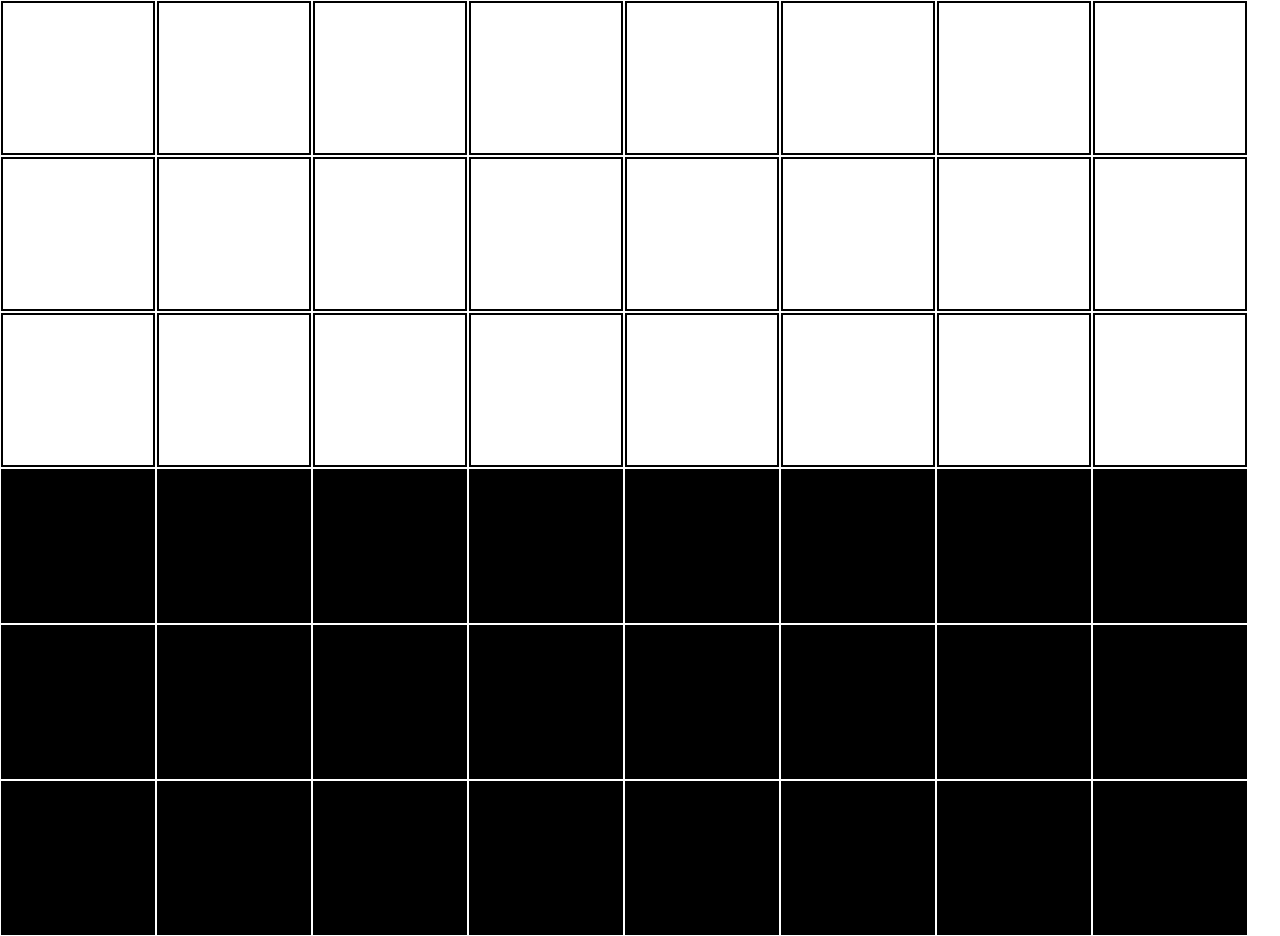
<file: game/index.html>
<!DOCTYPE html>
<html lang="en">

<head>
    <meta charset="UTF-8">
    <meta name="viewport" content="width=device-width, initial-scale=1.0">
    <title>Karty proti lidskosti</title>
    <link rel="stylesheet" href="./style.css">
</head>

<body>
    <section class="word">
        <div class="card">
            <div class="face">Hořící člověk.</div>
            <div class="back"></div>
        </div>
        <div class="card">
            <div class="face">Rasismus.</div>
            <div class="back"></div>
        </div>
        <div class="card">
            <div class="face">Stařecký pach.</div>
            <div class="back"></div>
        </div>
        <div class="card">
            <div class="face">Ženy z reklam na jogurty.</div>
            <div class="back"></div>
        </div>
        <div class="card">
            <div class="face">Třídně předpojaté podtóny.</div>
            <div class="back"></div>
        </div>
        <div class="card">
            <div class="face">Totální nezájem o Třetí svět.</div>
            <div class="back"></div>
        </div>
        <div class="card">
            <div class="face">Sexting.</div>
            <div class="back"></div>
        </div>
        <div class="card">
            <div class="face">Větrný mlýn napěchovaný mrtvolami.</div>
            <div class="back"></div>
        </div>
        <div class="card">
            <div class="face">Přehnaně velké lízátko.</div>
            <div class="back"></div>
        </div>
        <div class="card">
            <div class="face">Děti v Africe.</div>
            <div class="back"></div>
        </div>
        <div class="card">
            <div class="face">Nesouměrná plastika prsou.</div>
            <div class="back"></div>
        </div>
        <div class="card">
            <div class="face">Přejídání a vyvrhování.</div>
            <div class="back"></div>
        </div>
        <div class="card">
            <div class="face">Tvrdě pracující Cikán.</div>
            <div class="back"></div>
        </div>
        <div class="card">
            <div class="face">Maličký koník.</div>
            <div class="back"></div>
        </div>
        <div class="card">
            <div class="face">Šušně.</div>
            <div class="back"></div>
        </div>
        <div class="card">
            <div class="face">Barack Obama.</div>
            <div class="back"></div>
        </div>
        <div class="card">
            <div class="face">Sladké mámení.</div>
            <div class="back"></div>
        </div>
        <div class="card">
            <div class="face">Scientologie.</div>
            <div class="back"></div>
        </div>
        <div class="card">
            <div class="face">Dávivé křeče.</div>
            <div class="back"></div>
        </div>
        <div class="card">
            <div class="face">Bratrstvo kočičí pracky.</div>
            <div class="back"></div>
        </div>
        <div class="card">
            <div class="face">Darth Vader.</div>
            <div class="back"></div>
        </div>
        <div class="card">
            <div class="face">Fíkový koláč.</div>
            <div class="back"></div>
        </div>
        <div class="card">
            <div class="face">Rada od moudrého černého starce.</div>
            <div class="back"></div>
        </div>
        <div class="card">
            <div class="face">Postarší Japonec.</div>
            <div class="back"></div>
        </div>
    </section>
    <section class="task">
        <div class="card black">
            <div class="face">Erekce trvající přes několik hodin.</div>
            <div class="back"></div>
        </div>
        <div class="card black">
            <div class="face">Jak jsem přišla o panenství?</div>
            <div class="back"></div>
        </div>
        <div class="card black">
            <div class="face">Proč v noci nemůžu spát?</div>
            <div class="back"></div>
        </div>
        <div class="card black">
            <div class="face">Co to tak smrdí?</div>
            <div class="back"></div>
        </div>
        <div class="card black">
            <div class="face">Mám 99 problémů, ale ___ mezi nima není.</div>
            <div class="back"></div>
        </div>
        <div class="card black">
            <div class="face">Jakou hračku dají do cereálií příště?</div>
            <div class="back"></div>
        </div>
        <div class="card black">
            <div class="face">Paci, paci, pacičky, máma koupí botičky. A tatínek ___, za myší ocásek.</div>
            <div class="back"></div>
        </div>
        <div class="card black">
            <div class="face">Je smutné, kolik dětí se dnes zaplétá do ___.</div>
            <div class="back"></div>
        </div>
        <div class="card black">
            <div class="face">Alternativní medicína nově objevuje léčivý potenciál ___.</div>
            <div class="back"></div>
        </div>
        <div class="card black">
            <div class="face">Co je to za zvuk?</div>
            <div class="back"></div>
        </div>
        <div class="card black">
            <div class="face">Kvůli čemu skončil můj poslední vztah?</div>
            <div class="back"></div>
        </div>
        <div class="card black">
            <div class="face">V nové reality show na MTV vystupuje osm zašlých celebrit, které žijí s ___.</div>
            <div class="back"></div>
        </div>
        <div class="card black">
            <div class="face">Piju, abych zapomněl na ___.</div>
            <div class="back"></div>
        </div>
        <div class="card black">
            <div class="face">Promiňte, pane profesore, ale ten úkol jsem nemohl dokončit kvůli ___.</div>
            <div class="back"></div>
        </div>
        <div class="card black">
            <div class="face">Jaká je Batmanova tajná neřest?</div>
            <div class="back"></div>
        </div>
        <div class="card black">
            <div class="face">Omlouváme se cestujícím za zpoždění vlaku. Vlak je opožděn z důvodu ___ na trati.</div>
            <div class="back"></div>
        </div>
        <div class="card black">
            <div class="face">Co je dívčiným nejlepším přítelem?</div>
            <div class="back"></div>
        </div>
        <div class="card black">
            <div class="face">Podle pravidel TSA je nyní v letadle zakázáno ___.</div>
            <div class="back"></div>
        </div>
        <div class="card black">
            <div class="face">V novém filmu od Disney Channel se Hannah Montana poprvé potýká s ___.</div>
            <div class="back"></div>
        </div>
        <div class="card black">
            <div class="face">Blaničtí rytíři vyjedou, až na nás zaútočí ___.</div>
            <div class="back"></div>
        </div>
        <div class="card black">
            <div class="face">Milá Abinko, dělá mi potíže ___ a byla bych Ti vděčná za radu.</div>
            <div class="back"></div>
        </div>
        <div class="card black">
            <div class="face">Místo brambor letos Ježíšek zlobivým dětem nadělí ___.</div>
            <div class="back"></div>
        </div>
        <div class="card black">
            <div class="face">Co je nejvíc emo?</div>
            <div class="back"></div>
        </div>
        <div class="card black">
            <div class="face">Žádné romantické večeři u svíček nesmí chybět ___.</div>
            <div class="back"></div>
        </div>
    </section>
</body>

</html>
</file>
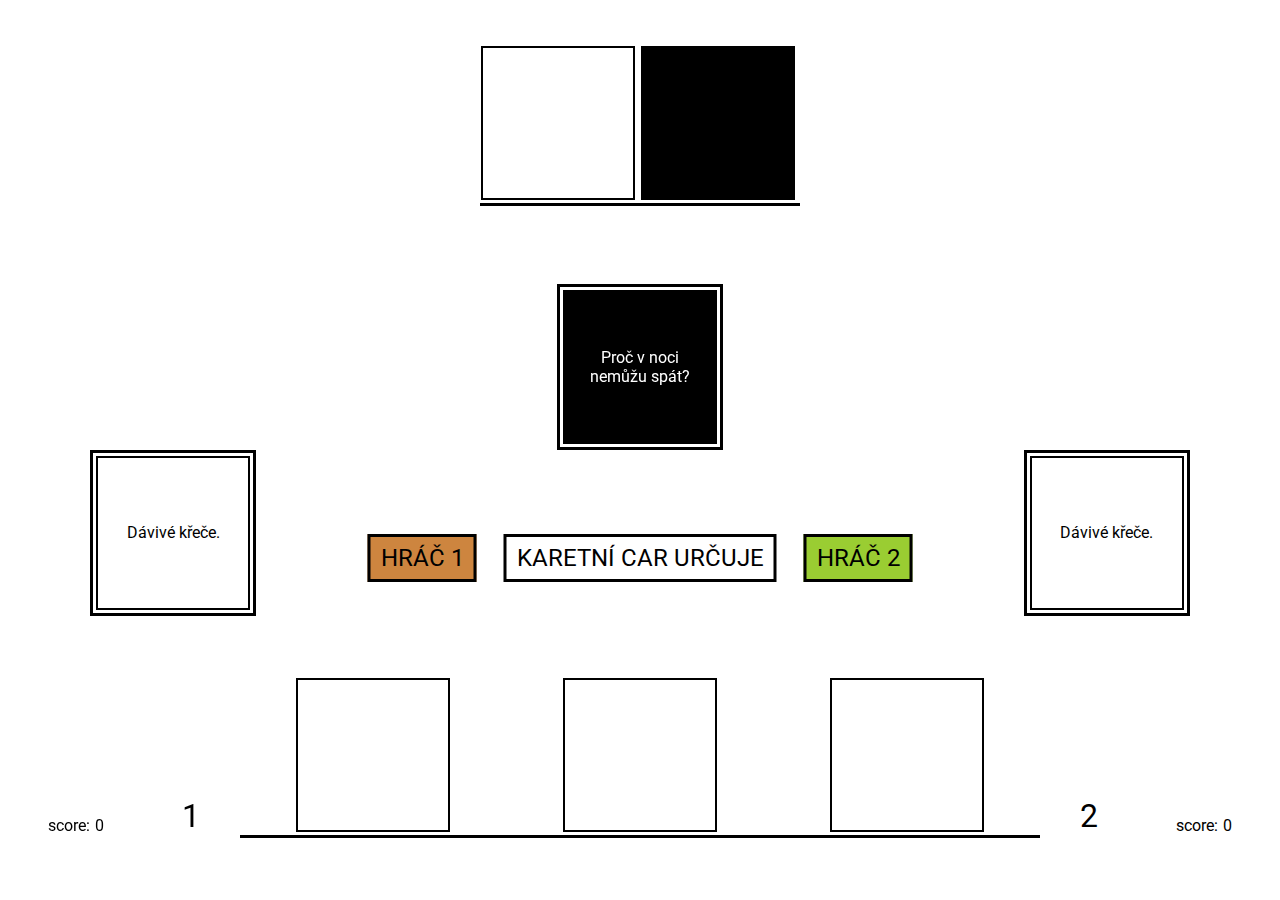
<file: game/game-card-tsar.html>
<!DOCTYPE html>
<html lang="en">

<head>
    <meta charset="UTF-8">
    <meta name="viewport" content="width=device-width, initial-scale=1.0">
    <title>Karty proti lidskosti</title>
    <link href="https://fonts.googleapis.com/css2?family=Roboto:wght@300;400;500&display=swap" rel="stylesheet">
    <link rel="stylesheet" href="./css/style.css">
    <link rel="stylesheet" href="./css/next-button.css">
    <link rel="stylesheet" href="./css/tsar-choose.css">
</head>

<body>
    <section class="game-desk">
        <div class="players-deck">
            <div class="card">
                <div class="face">Dávivé křeče.</div>
                <div class="back"></div>
            </div>
            <div class="card">
                <div class="face">Dávivé křeče.</div>
                <div class="back"></div>
            </div>
            <div class="card">
                <div class="face">Dávivé křeče.</div>
                <div class="back"></div>
            </div>
            <div class="first">1</div>
            <div class="second">2</div>
            <p class="ones">score: <span>0</span></p>
            <p class="twos">score: <span>0</span></p>
        </div>
        <div class="first-player-selected">
            <div class="card">
                <div class="face">Dávivé křeče.</div>
                <div class="back"></div>
            </div>
        </div>
        <div class="second-player-selected">
            <div class="card">
                <div class="face">Dávivé křeče.</div>
                <div class="back"></div>
            </div>
        </div>
        <div class="white-card-package">
            <div class="card">
                <div class="face">Dávivé křeče.</div>
                <div class="back"></div>
            </div>
        </div>
        <div class="black-card-package">
            <div class="card black">
                <div class="face">Proč v noci nemůžu spát?</div>
                <div class="back"></div>
            </div>
        </div>
        <div class="black-card-selected">
            <div class="card black">
                <div class="face">Proč v noci nemůžu spát?</div>
                <div class="back"></div>
            </div>
        </div>
        <a href="./game-next-round.html" class="button">KARETNÍ CAR URČUJE</a>
        <a href="./game-card-tsar.html" class="button one">HRÁČ 1</a>
        <a href="./game-card-tsar.html" class="button two">HRÁČ 2</a>
    </section>
</body>

</html>
</file>
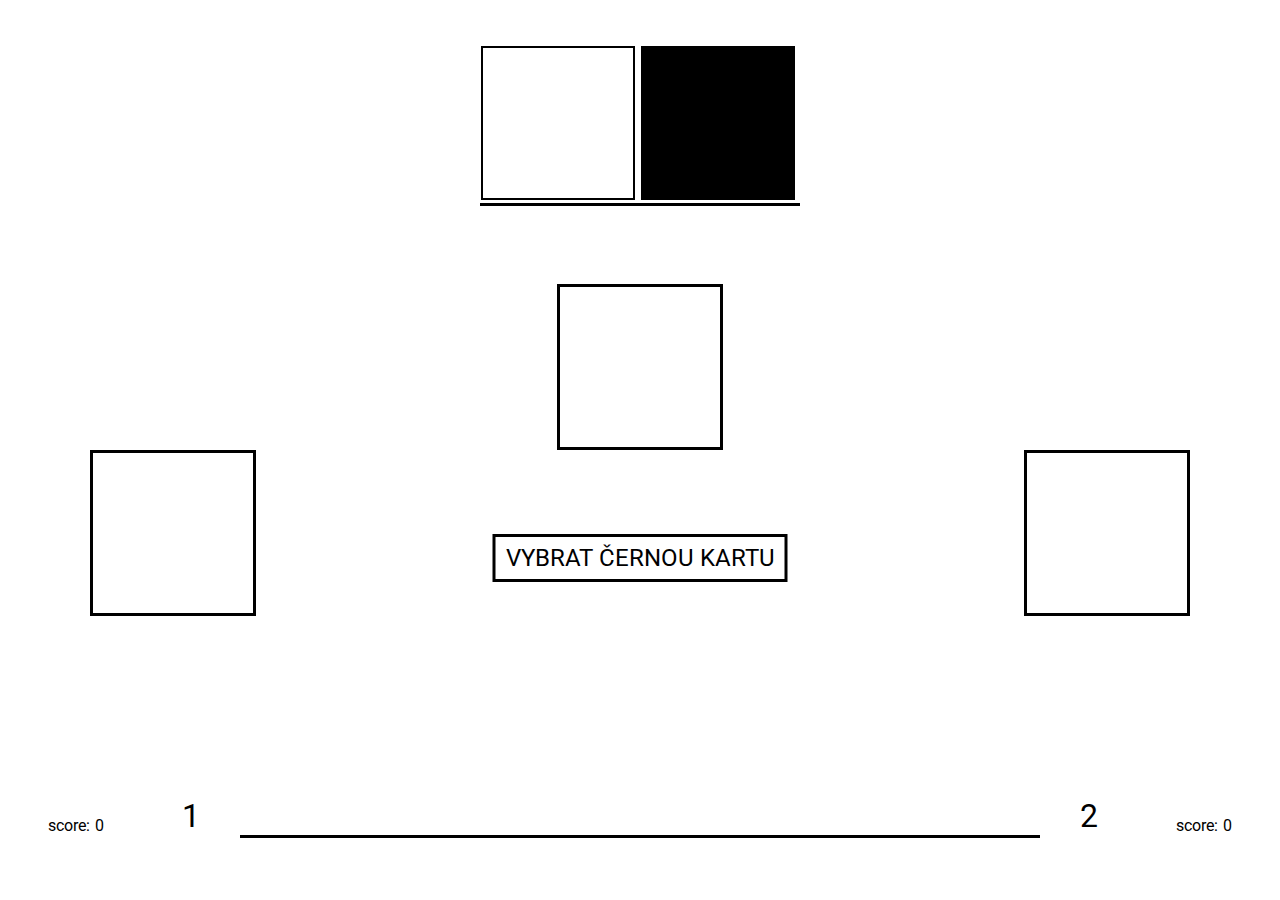
<file: game/game-choose-black.html>
<!DOCTYPE html>
<html lang="en">

<head>
    <meta charset="UTF-8">
    <meta name="viewport" content="width=device-width, initial-scale=1.0">
    <title>Karty proti lidskosti</title>
    <link href="https://fonts.googleapis.com/css2?family=Roboto:wght@300;400;500&display=swap" rel="stylesheet">
    <link rel="stylesheet" href="./css/style.css">
    <link rel="stylesheet" href="./css/next-button.css">
</head>

<body>
    <section class="game-desk">
        <div class="players-deck">
            <div class="first">1</div>
            <div class="second">2</div>
            <p class="ones">score: <span>0</span></p>
            <p class="twos">score: <span>0</span></p>
        </div>
        <div class="first-player-selected">
        </div>
        <div class="second-player-selected">
        </div>
        <div class="white-card-package">
            <div class="card">
                <div class="face">Dávivé křeče.</div>
                <div class="back"></div>
            </div>
        </div>
        <div class="black-card-package">
            <div class="card black">
                <div class="face">Proč v noci nemůžu spát?</div>
                <div class="back"></div>
            </div>
        </div>
        <div class="black-card-selected">
        </div>
        <a href="./game-choose-whites.html" class="button">VYBRAT ČERNOU KARTU</a>
    </section>
</body>

</html>
</file>
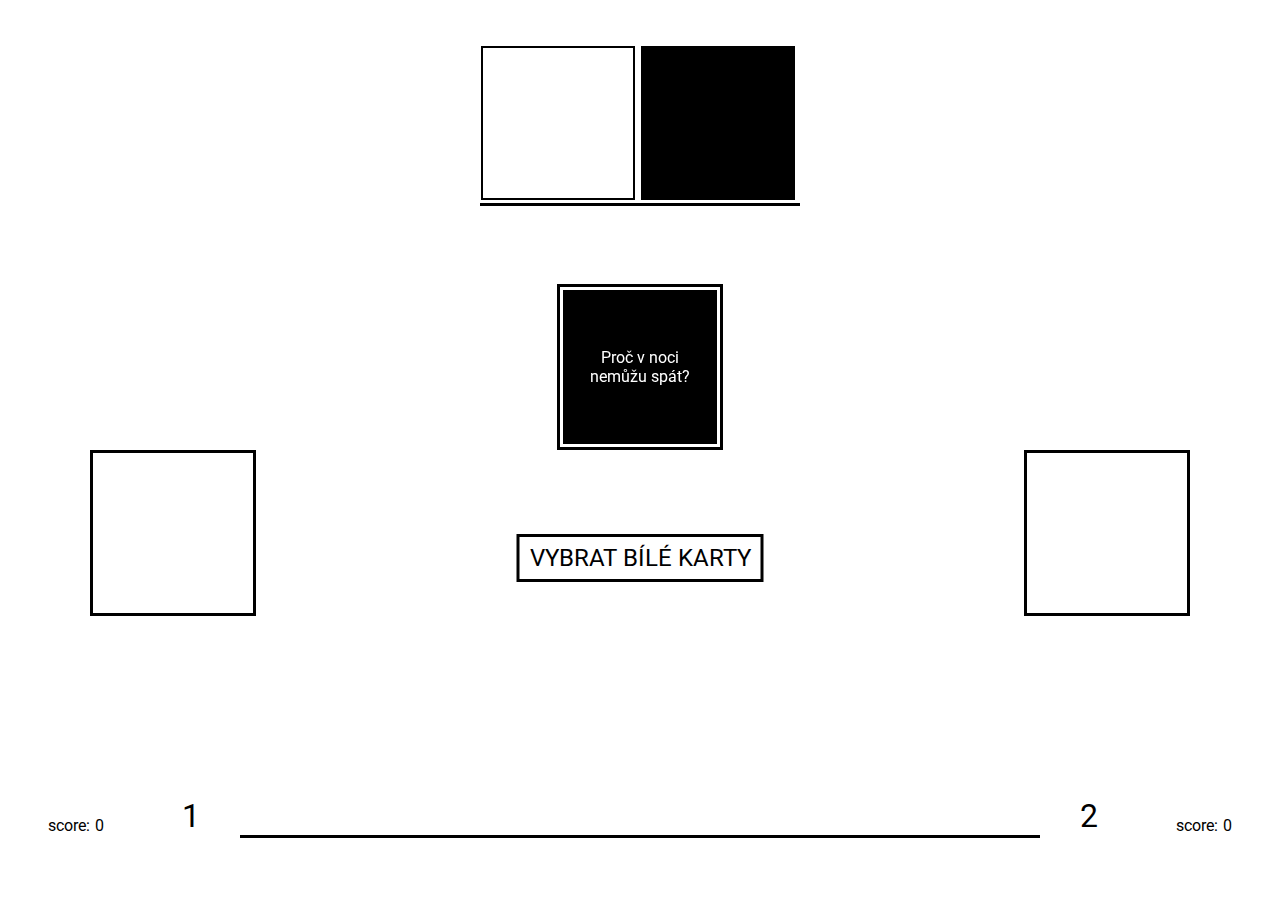
<file: game/game-choose-whites.html>
<!DOCTYPE html>
<html lang="en">

<head>
    <meta charset="UTF-8">
    <meta name="viewport" content="width=device-width, initial-scale=1.0">
    <title>Karty proti lidskosti</title>
    <link href="https://fonts.googleapis.com/css2?family=Roboto:wght@300;400;500&display=swap" rel="stylesheet">
    <link rel="stylesheet" href="./css/style.css">
    <link rel="stylesheet" href="./css/next-button.css">
</head>

<body>
    <section class="game-desk">
        <div class="players-deck">
            <div class="first">1</div>
            <div class="second">2</div>
            <p class="ones">score: <span>0</span></p>
            <p class="twos">score: <span>0</span></p>
        </div>
        <div class="first-player-selected">
        </div>
        <div class="second-player-selected">
        </div>
        <div class="white-card-package">
            <div class="card">
                <div class="face">Dávivé křeče.</div>
                <div class="back"></div>
            </div>
        </div>
        <div class="black-card-package">
            <div class="card black">
                <div class="face">Proč v noci nemůžu spát?</div>
                <div class="back"></div>
            </div>
        </div>
        <div class="black-card-selected">
            <div class="card black">
                <div class="face">Proč v noci nemůžu spát?</div>
                <div class="back"></div>
            </div>
        </div>
        <a href="./game-player-one.html" class="button">VYBRAT BÍLÉ KARTY</a>
    </section>
</body>

</html>
</file>
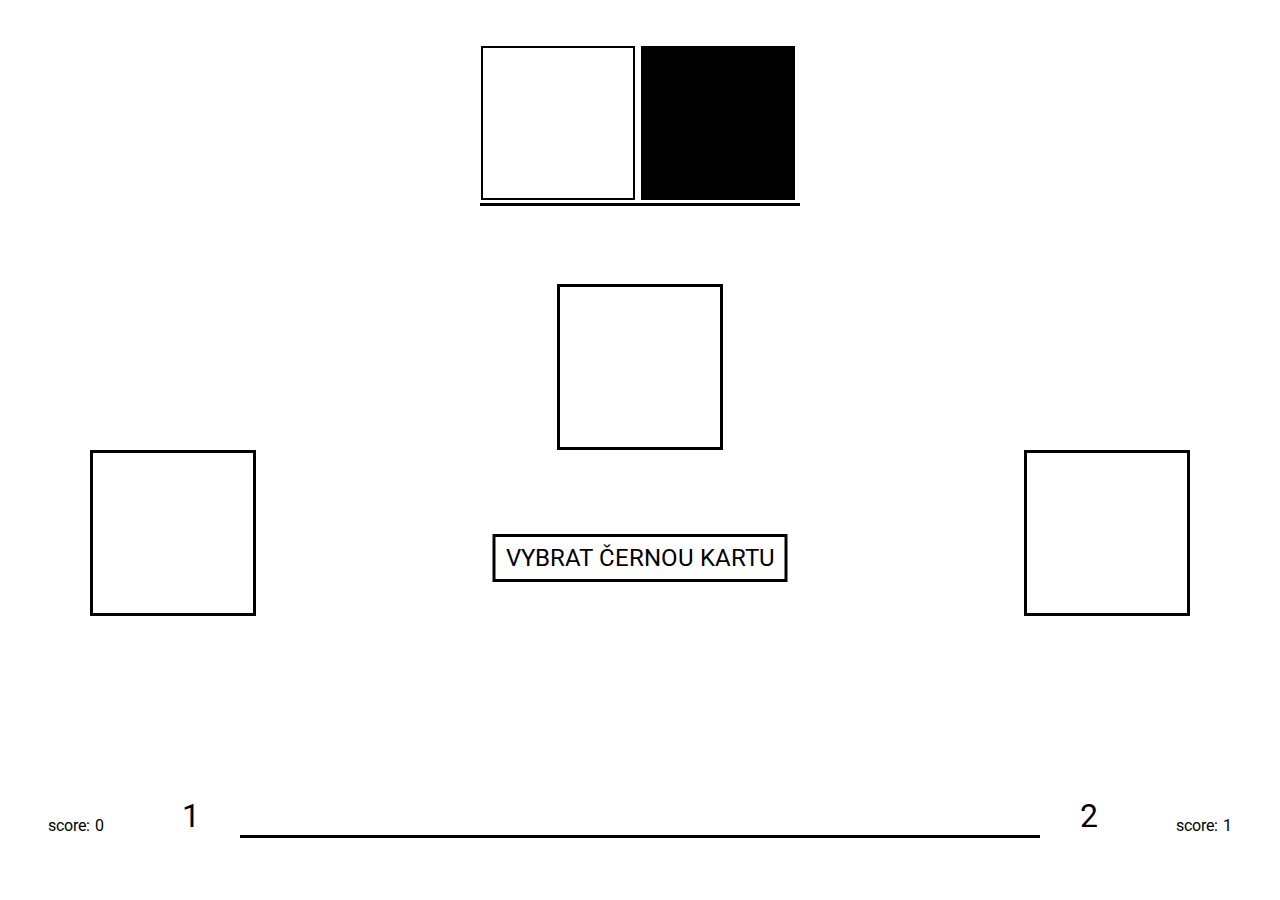
<file: game/game-next-round.html>
<!DOCTYPE html>
<html lang="en">

<head>
    <meta charset="UTF-8">
    <meta name="viewport" content="width=device-width, initial-scale=1.0">
    <title>Karty proti lidskosti</title>
    <link href="https://fonts.googleapis.com/css2?family=Roboto:wght@300;400;500&display=swap" rel="stylesheet">
    <link rel="stylesheet" href="./css/style.css">
    <link rel="stylesheet" href="./css/next-button.css">
    <link rel="stylesheet" href="./css/tsar-choose.css">
</head>

<body>
    <section class="game-desk">
        <div class="players-deck">
            <div class="first">1</div>
            <div class="second">2</div>
            <p class="ones">score: <span>0</span></p>
            <p class="twos">score: <span>1</span></p>
        </div>
        <div class="first-player-selected">
        </div>
        <div class="second-player-selected">
        </div>
        <div class="white-card-package">
            <div class="card">
                <div class="face">Dávivé křeče.</div>
                <div class="back"></div>
            </div>
        </div>
        <div class="black-card-package">
            <div class="card black">
                <div class="face">Proč v noci nemůžu spát?</div>
                <div class="back"></div>
            </div>
        </div>
        <div class="black-card-selected">
        </div>
        <a href="./game-choose-whites.html" class="button">VYBRAT ČERNOU KARTU</a>
    </section>
</body>

</html>
</file>
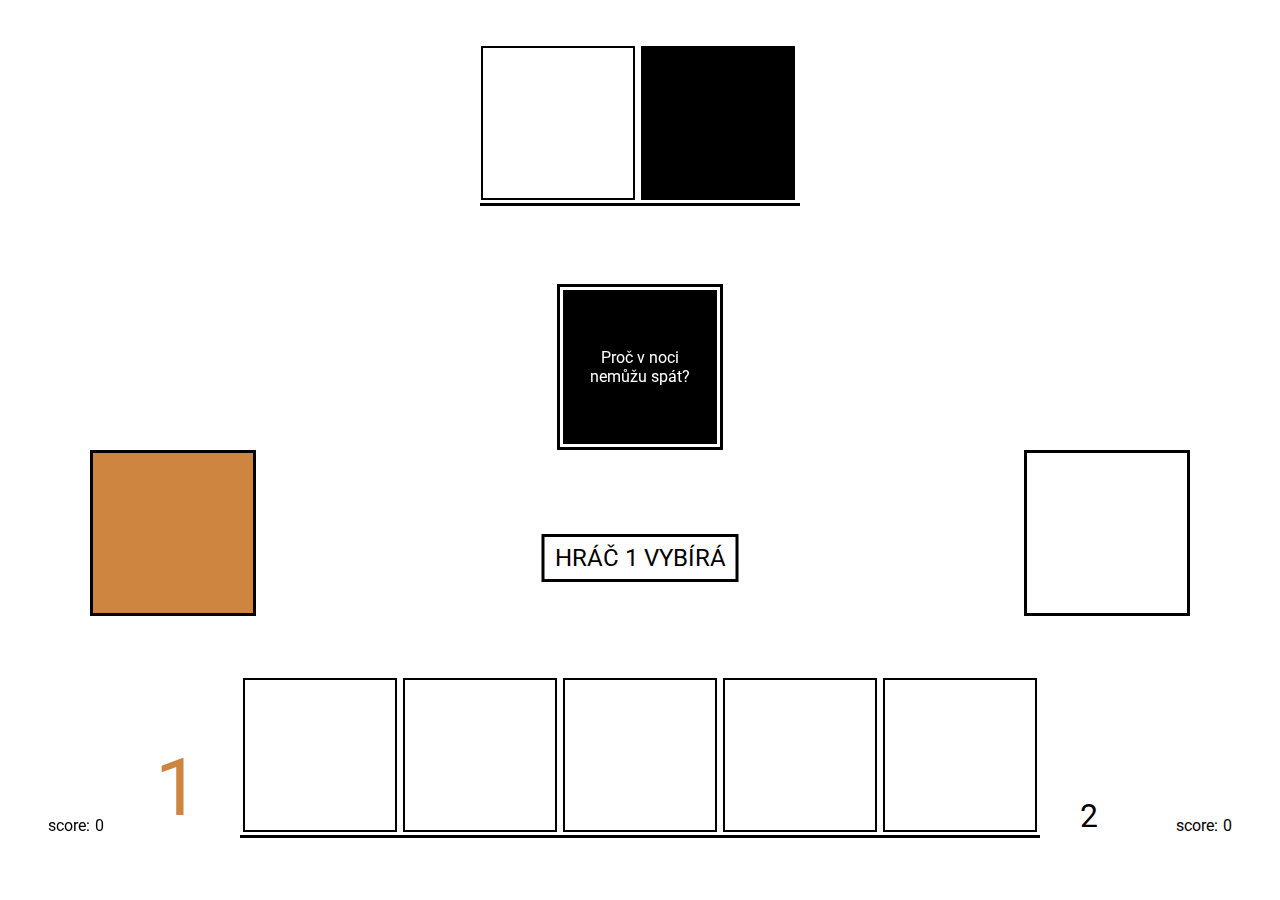
<file: game/game-player-one.html>
<!DOCTYPE html>
<html lang="en">

<head>
    <meta charset="UTF-8">
    <meta name="viewport" content="width=device-width, initial-scale=1.0">
    <title>Karty proti lidskosti</title>
    <link href="https://fonts.googleapis.com/css2?family=Roboto:wght@300;400;500&display=swap" rel="stylesheet">
    <link rel="stylesheet" href="./css/style.css">
    <link rel="stylesheet" href="./css/next-button.css">
    <link rel="stylesheet" href="./css/first.css">
</head>

<body>
    <section class="game-desk">
        <div class="players-deck">
            <div class="card">
                <div class="face">Dávivé křeče.</div>
                <div class="back"></div>
            </div>
            <div class="card">
                <div class="face">Dávivé křeče.</div>
                <div class="back"></div>
            </div>
            <div class="card">
                <div class="face">Dávivé křeče.</div>
                <div class="back"></div>
            </div>
            <div class="card">
                <div class="face">Dávivé křeče.</div>
                <div class="back"></div>
            </div>
            <div class="card">
                <div class="face">Dávivé křeče.</div>
                <div class="back"></div>
            </div>
            <div class="first">1</div>
            <div class="second">2</div>
            <p class="ones">score: <span>0</span></p>
            <p class="twos">score: <span>0</span></p>
        </div>
        <div class="first-player-selected">
        </div>
        <div class="second-player-selected">
        </div>
        <div class="white-card-package">
            <div class="card">
                <div class="face">Dávivé křeče.</div>
                <div class="back"></div>
            </div>
        </div>
        <div class="black-card-package">
            <div class="card black">
                <div class="face">Proč v noci nemůžu spát?</div>
                <div class="back"></div>
            </div>
        </div>
        <div class="black-card-selected">
            <div class="card black">
                <div class="face">Proč v noci nemůžu spát?</div>
                <div class="back"></div>
            </div>
        </div>
        <a href="./game-player-two.html" class="button">HRÁČ 1 VYBÍRÁ</a>
    </section>
</body>

</html>
</file>
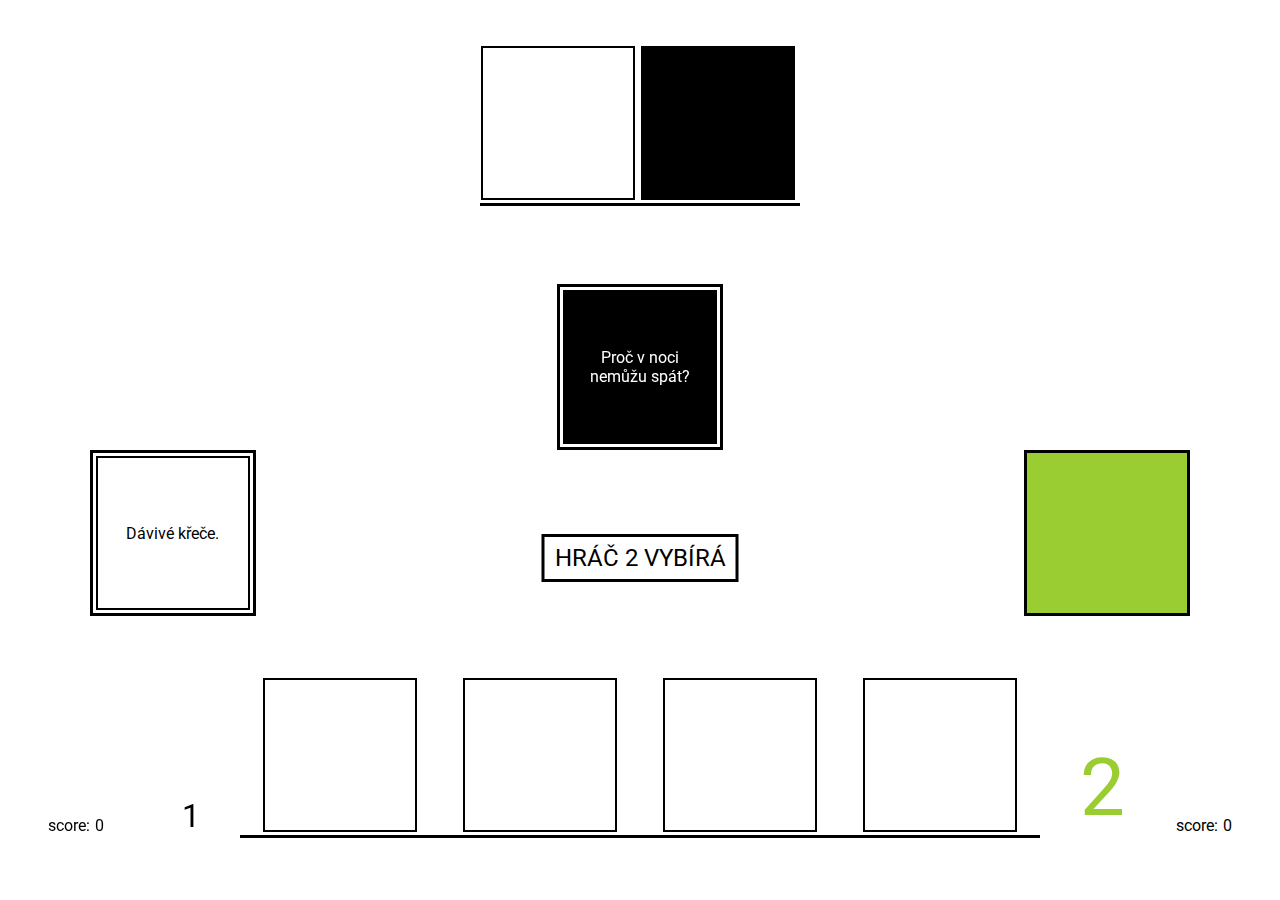
<file: game/game-player-two.html>
<!DOCTYPE html>
<html lang="en">

<head>
    <meta charset="UTF-8">
    <meta name="viewport" content="width=device-width, initial-scale=1.0">
    <title>Karty proti lidskosti</title>
    <link href="https://fonts.googleapis.com/css2?family=Roboto:wght@300;400;500&display=swap" rel="stylesheet">
    <link rel="stylesheet" href="./css/style.css">
    <link rel="stylesheet" href="./css/next-button.css">
    <link rel="stylesheet" href="./css/second.css">
</head>

<body>
    <section class="game-desk">
        <div class="players-deck">
            <div class="card">
                <div class="face">Dávivé křeče.</div>
                <div class="back"></div>
            </div>
            <div class="card">
                <div class="face">Dávivé křeče.</div>
                <div class="back"></div>
            </div>
            <div class="card">
                <div class="face">Dávivé křeče.</div>
                <div class="back"></div>
            </div>
            <div class="card">
                <div class="face">Dávivé křeče.</div>
                <div class="back"></div>
            </div>
            <div class="first">1</div>
            <div class="second">2</div>
            <p class="ones">score: <span>0</span></p>
            <p class="twos">score: <span>0</span></p>
        </div>
        <div class="first-player-selected">
            <div class="card">
                <div class="face">Dávivé křeče.</div>
                <div class="back"></div>
            </div>
        </div>
        <div class="second-player-selected">
        </div>
        <div class="white-card-package">
            <div class="card">
                <div class="face">Dávivé křeče.</div>
                <div class="back"></div>
            </div>
        </div>
        <div class="black-card-package">
            <div class="card black">
                <div class="face">Proč v noci nemůžu spát?</div>
                <div class="back"></div>
            </div>
        </div>
        <div class="black-card-selected">
            <div class="card black">
                <div class="face">Proč v noci nemůžu spát?</div>
                <div class="back"></div>
            </div>
        </div>
        <a href="./game-card-tsar.html" class="button">HRÁČ 2 VYBÍRÁ</a>
    </section>
</body>

</html>
</file>
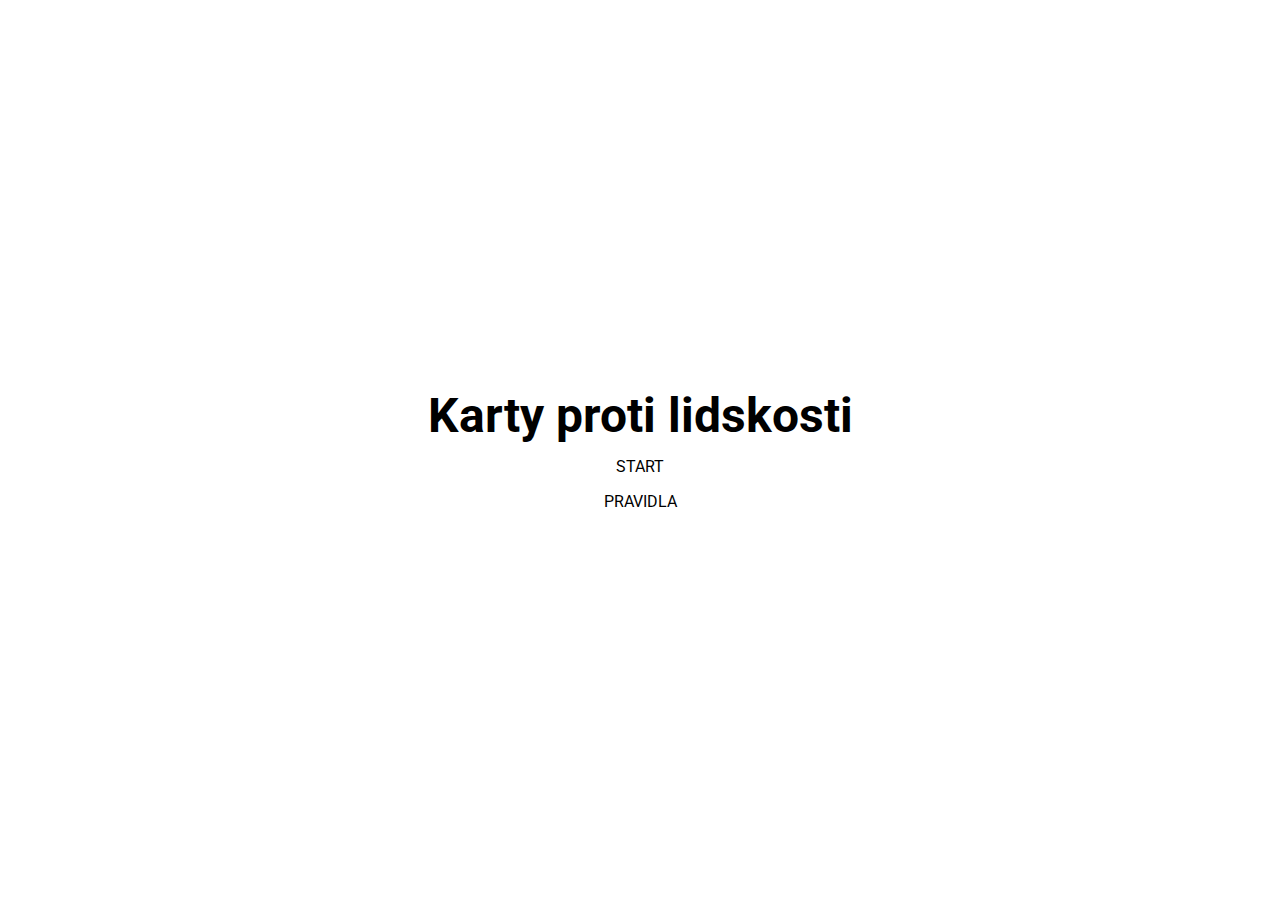
<file: game/menu.html>
<!DOCTYPE html>
<html lang="en">

<head>
    <meta charset="UTF-8">
    <meta name="viewport" content="width=device-width, initial-scale=1.0">
    <title>Karty proti lidskosti</title>
    <link href="https://fonts.googleapis.com/css2?family=Roboto:wght@300;400;500&display=swap" rel="stylesheet">
    <link rel="stylesheet" href="./css/style.css">
    <link rel="stylesheet" href="./css/menu.css">
</head>

<body>
    <section class="game-desk">
        <h1>Karty proti lidskosti</h1>
        <a href="./game-choose-black.html" class="start">
            START
        </a>
        <a href="./rules.html" class="rules">
            PRAVIDLA
        </a>
    </section>
</body>

</html>
</file>
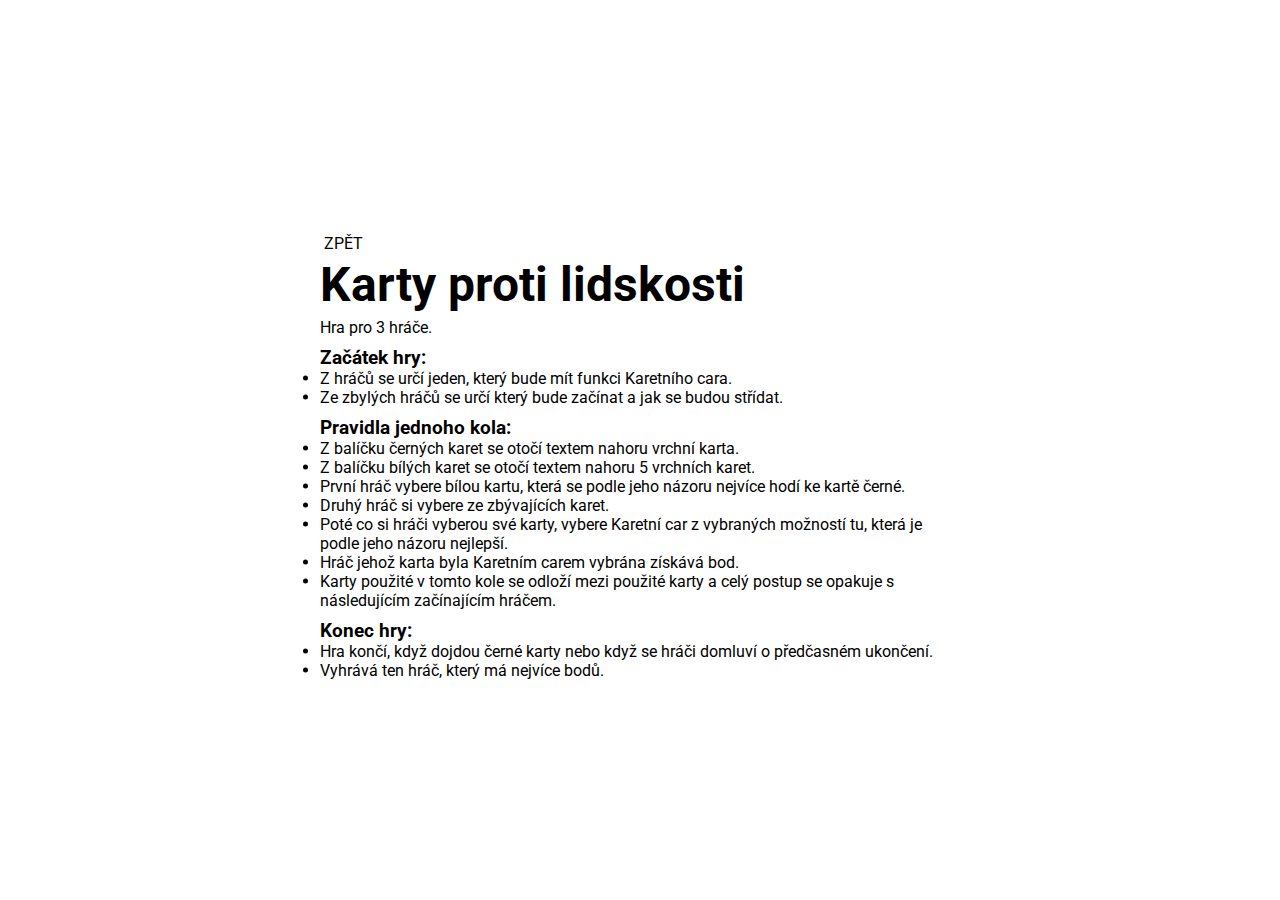
<file: game/rules.html>
<!DOCTYPE html>
<html lang="en">

<head>
    <meta charset="UTF-8">
    <meta name="viewport" content="width=device-width, initial-scale=1.0">
    <title>Karty proti lidskosti</title>
    <link href="https://fonts.googleapis.com/css2?family=Roboto:wght@300;400;500&display=swap" rel="stylesheet">
    <link rel="stylesheet" href="./css/style.css">
    <link rel="stylesheet" href="./css/rules.css">
</head>

<body>
    <section class="game-desk">
        <div>
            <a href="./menu.html">ZPĚT</a>
            <h1>Karty proti lidskosti</h1>

            <p>Hra pro 3 hráče.</p>

            <h3>Začátek hry:</h3>
            <ul>
                <li>Z hráčů se určí jeden, který bude mít funkci Karetního cara.</li>
                <li>Ze zbylých hráčů se určí který bude začínat a jak se budou střídat.</li>
            </ul>

            <h3>Pravidla jednoho kola:</h3>
            <ul>
                <li>Z balíčku černých karet se otočí textem nahoru vrchní karta.</li>
                <li>Z balíčku bílých karet se otočí textem nahoru 5 vrchních karet.</li>
                <li>První hráč vybere bílou kartu, která se podle jeho názoru nejvíce hodí ke kartě černé.</li>
                <li>Druhý hráč si vybere ze zbývajících karet.</li>
                <li>Poté co si hráči vyberou své karty, vybere Karetní car z vybraných možností tu, která je podle jeho
                    názoru
                    nejlepší.</li>
                <li>Hráč jehož karta byla Karetním carem vybrána získává bod.</li>
                <li>Karty použité v tomto kole se odloží mezi použité karty a celý postup se opakuje s následujícím
                    začínajícím
                    hráčem.</li>
            </ul>

            <h3>Konec hry:</h3>
            <ul>
                <li>Hra končí, když dojdou černé karty nebo když se hráči domluví o předčasném ukončení.</li>
                <li>Vyhrává ten hráč, který má nejvíce bodů.</li>
            </ul>
        </div>
    </section>
</body>

</html>
</file>
<file: game/style.css>
* {
    margin: 0;
    padding: 0;
    font-family: sans-serif;
}

body {
    width: 100%;
    min-height: 100vh;
}

.word {
    display: flex;
    justify-content: flex-start;
    align-items: flex-start;
    flex-wrap: wrap;
    width: 100%;
    min-height: 50vh;
}

.task {
    display: flex;
    justify-content: flex-start;
    align-items: flex-start;
    flex-wrap: wrap;
    width: 100%;
    min-height: 50vh;
}

.card {
    height: 150px;
    width: 150px;
    position: relative;
    border: solid black 2px;
    transition: all .3s ease;
    backface-visibility: hidden;
    display: flex;
    justify-content: center;
    align-items: center;
    margin: 1px;
}

.card:hover .back {
    transform: rotateY(180deg)translateX(-60px);
}

.card:hover .face {
    transform: rotateY(0deg)translateX(60px);
}

.card>div {
    height: 80%;
    width: 80%;
    display: flex;
    justify-content: center;
    align-items: center;
    transition: all .3s ease;
    text-align: center;
    flex-shrink: 0;
}

.black {
    background-color: black;
}

.black>div {
    color: white;
}

.face {
    transform: rotateY(180deg)translateX(60px);
    backface-visibility: hidden;
}

.back {
    transform: rotateY(0deg)translateX(-60px);
    backface-visibility: hidden;
}
</file>
<file: game/css/style.css>
* {
    margin: 0;
    padding: 0;
}

html {
    font-family: "Roboto";
}

body {
    width: 100%;
    min-height: 100vh;
}

.word {
    display: flex;
    justify-content: flex-start;
    align-items: flex-start;
    flex-wrap: wrap;
    width: 100%;
    min-height: 50vh;
}

.task {
    display: flex;
    justify-content: flex-start;
    align-items: flex-start;
    flex-wrap: wrap;
    width: 100%;
    min-height: 50vh;
}

.card {
    height: 150px;
    width: 150px;
    position: relative;
    border: solid black 2px;
    transition: all .3s ease;
    backface-visibility: hidden;
    display: flex;
    justify-content: center;
    align-items: center;
    margin: 1px;
}

.card:hover .back {
    transform: rotateY(180deg)translateX(-60px);
}

.card:hover .face {
    transform: rotateY(0deg)translateX(60px);
}

.card>div {
    height: 80%;
    width: 80%;
    display: flex;
    justify-content: center;
    align-items: center;
    transition: all .3s ease;
    text-align: center;
    flex-shrink: 0;
}

.black {
    background-color: black;
}

.black>div {
    color: white;
}

.face {
    transform: rotateY(180deg)translateX(60px);
    backface-visibility: hidden;
}

.back {
    transform: rotateY(0deg)translateX(-60px);
    backface-visibility: hidden;
}

.game-desk {
    height: 100vh;
    width: 100%;
}

.black-card-selected {
    position: absolute;
    width: 160px;
    height: 160px;
    border: solid black 3px;
    top: 50%;
    left: 50%;
    transform: translate(-50%, -100%);
    display: flex;
    justify-content: center;
    align-items: center;
}

.black-card-selected .face {
    transform: rotateY(0deg)translateX(60px);
}

.black-card-selected .back {
    transform: rotateY(180deg)translateX(-60px);
}

.white-card-package {
    position: absolute;
    width: 160px;
    height: 158px;
    top: 5%;
    left: 50%;
    transform: translate(-100%, 0%);
    border-bottom: solid black 3px;
}

.white-card-package .card:hover .face {
    transform: rotateY(180deg)translateX(-60px);
}

.white-card-package .card:hover .back {
    transform: rotateY(0deg)translateX(60px);
}

.black-card-package {
    position: absolute;
    width: 160px;
    height: 158px;
    top: 5%;
    left: 50%;
    transform: translate(0%, 0%);
    border-bottom: solid black 3px;
}

.black-card-package .card:hover .face {
    transform: rotateY(180deg)translateX(-60px);
}

.black-card-package .card:hover .back {
    transform: rotateY(0deg)translateX(60px);
}

.players-deck {
    position: absolute;
    top: 75%;
    left: 50%;
    width: 800px;
    height: 160px;
    border-bottom: solid black 3px;
    transform: translateX(-50%);
    display: flex;
    justify-content: space-around;
    align-items: center;
}

.first {
    position: absolute;
    bottom: 0;
    right: 105%;
    font-size: 2em;
    transition: all .3s ease;
}

/*.first:hover {
    font-size: 5em;
    color: peru;
}*/

.second {
    position: absolute;
    bottom: 0;
    left: 105%;
    font-size: 2em;
    transition: all .3s ease;
}

/*.second:hover {
    font-size: 5em;
    color: yellowgreen;
}*/

.first-player-selected {
    height: 160px;
    width: 160px;
    border: solid black 3px;
    display: flex;
    justify-content: center;
    align-items: center;
    position: absolute;
    left: 7%;
    top: 50%;
}

.first-player-selected div {
    background-color: white;
}

.first-player-selected .face {
    transform: rotateY(0deg)translateX(60px);
}

.first-player-selected .back {
    transform: rotateY(180deg)translateX(-60px);
}

.second-player-selected {
    height: 160px;
    width: 160px;
    border: solid black 3px;
    display: flex;
    justify-content: center;
    align-items: center;
    position: absolute;
    right: 7%;
    top: 50%;
}

.second-player-selected div {
    background-color: white;
}

.second-player-selected .face {
    transform: rotateY(0deg)translateX(60px);
}

.second-player-selected .back {
    transform: rotateY(180deg)translateX(-60px);
}

.ones {
    position: absolute;
    display: flex;
    justify-content: center;
    align-items: center;
    bottom: 0;
    right: 117%;
}

.ones>span {
    margin-left: 5px;
}

.twos {
    position: absolute;
    display: flex;
    justify-content: center;
    align-items: center;
    bottom: 0;
    left: 117%;
}

.twos>span {
    margin-left: 5px;
}
</file>
<file: game/css/next-button.css>
.button {
    font-size: 1.5em;
    display: flex;
    justify-content: center;
    align-items: center;
    margin-top: 12px;
    padding: 7px;
    padding-left: 10px;
    padding-right: 10px;
    border: solid black 3px;
    color: black;
    text-decoration: none;
    width: fit-content;
    transition: all .15s ease;
    position: absolute;
    top: 50%;
    left: 50%;
    transform: translate(-50%, 150%);
}

.button:hover {
    background-color: black;
    color: white;
}
</file>
<file: game/css/tsar-choose.css>
.one {
    transform: translate(-250%, 150%);
    background-color: peru;
}

.two {
    transform: translate(150%, 150%);
    background-color: yellowgreen;
}
</file>
<file: game/css/first.css>
.first {
    font-size: 5em;
    color: peru;
}

.first-player-selected {
    background-color: peru;
}
</file>
<file: game/css/second.css>
.second {
    font-size: 5em;
    color: yellowgreen;
}

.second-player-selected {
    background-color: yellowgreen;
}
</file>
<file: game/css/menu.css>
section {
    display: flex;
    justify-content: center;
    align-items: center;
    flex-direction: column;
}

section>h1 {
    font-size: 3em;
}

section>a {
    color: black;
    text-decoration: none;
    margin-top: 10px;
    display: block;
    padding: 3px;
    padding-left: 4px;
    padding-right: 4px;
    transition: all .15s ease;
}

section>a:hover {
    background-color: black;
    color: white;
}

.button {
    font-size: 1.5em;
    display: flex;
    justify-content: center;
    align-items: center;
    margin-top: 12px;
    padding: 7px;
    padding-left: 10px;
    padding-right: 10px;
    border: solid black 3px;
}
</file>
<file: game/css/rules.css>
section>div {
    position: absolute;
    top: 50%;
    left: 50%;
    transform: translate(-50%, -50%);
}

section h1 {
    font-size: 3em;
    margin-bottom: 5px;
}

section h3 {
    margin-top: 10px;
}

section a {
    color: black;
    text-decoration: none;
    margin-top: 10px;
    display: block;
    width: fit-content;
    padding: 3px;
    padding-left: 4px;
    padding-right: 4px;
    transition: all .15s ease;
}

section a:hover {
    background-color: black;
    color: white;
}
</file>
